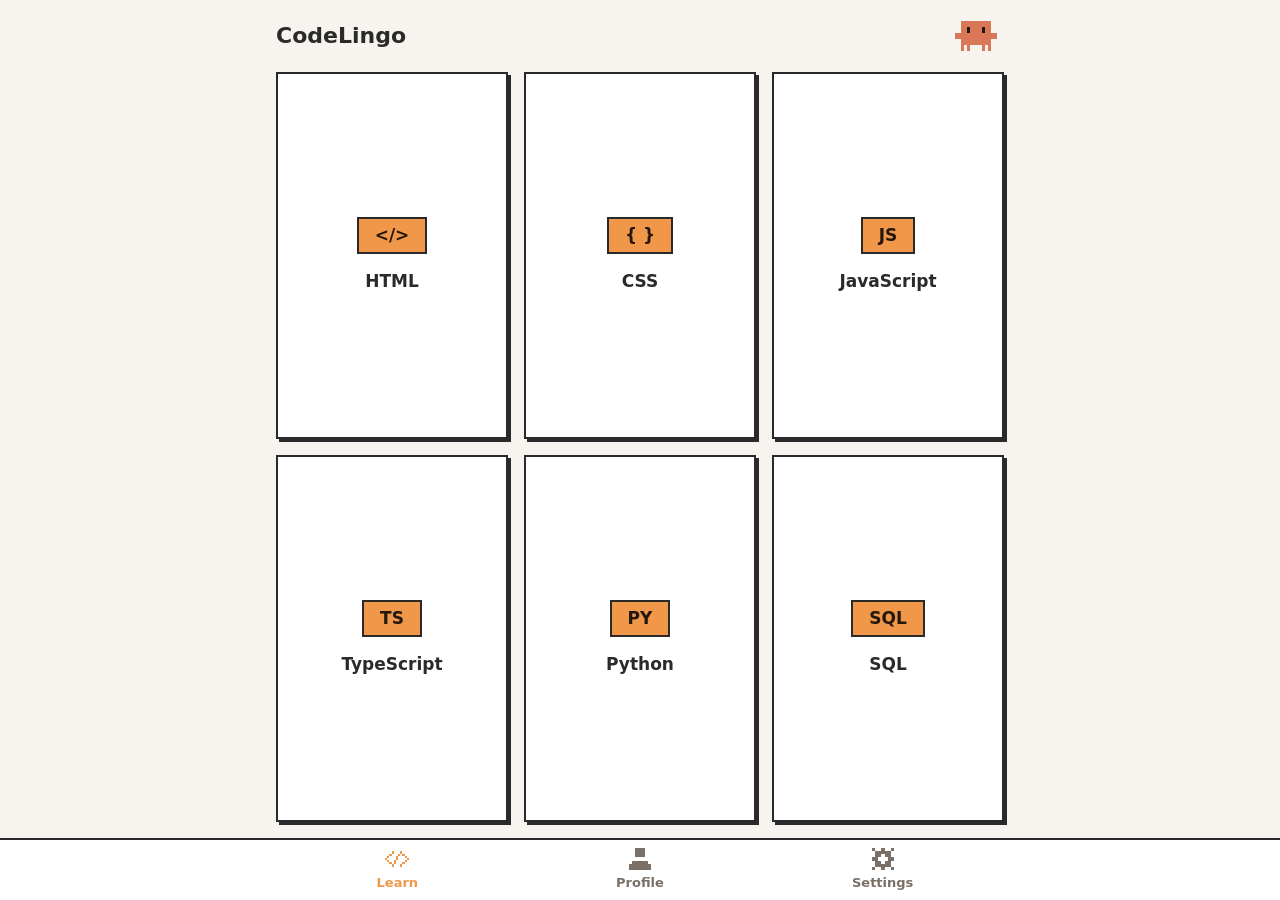
<file: codelingo/index.html>
<!doctype html>
<html lang="en">
<head>
  <meta charset="utf-8">
  <meta name="viewport" content="width=device-width, initial-scale=1, viewport-fit=cover">
  <meta name="theme-color" content="#F7F4EF">
  <meta name="apple-mobile-web-app-capable" content="yes">
  <meta name="mobile-web-app-capable" content="yes">
  <meta name="apple-mobile-web-app-status-bar-style" content="black-translucent">
  <meta name="apple-mobile-web-app-title" content="CodeLingo">
  <meta name="format-detection" content="telephone=no">
  <title>CodeLingo</title>
  <link rel="apple-touch-icon" href="icons/icon-180.png">
  <link rel="icon" type="image/png" href="icons/icon-192.png">
  <link rel="manifest" href="manifest.webmanifest">
  <link rel="stylesheet" href="style.css">
</head>
<body>
  <main id="screen" class="screen"></main>
  <nav id="tabbar" class="tabbar"></nav>

  <section id="lesson" class="lesson" hidden>
    <div class="ltop">
      <button class="x" data-act="quit" aria-label="Close">
        <svg class="pix" viewBox="0 0 8 8" shape-rendering="crispEdges" aria-hidden="true"><rect x="0" y="0" width="2" height="1"/><rect x="6" y="0" width="2" height="1"/><rect x="0" y="1" width="3" height="1"/><rect x="5" y="1" width="3" height="1"/><rect x="1" y="2" width="6" height="1"/><rect x="2" y="3" width="4" height="2"/><rect x="1" y="5" width="6" height="1"/><rect x="0" y="6" width="3" height="1"/><rect x="5" y="6" width="3" height="1"/><rect x="0" y="7" width="2" height="1"/><rect x="6" y="7" width="2" height="1"/></svg>
      </button>
      <div id="bar" class="bar"><i></i></div>
      <button id="lmascot" class="mascot-btn" data-act="mascot" aria-label="Hint"></button>
    </div>
    <div id="lessonBody" class="lbody"></div>
    <div id="sheet" class="sheet" hidden></div>
    <div class="lfoot"><button id="checkBtn" class="btn" data-act="check" disabled>Check</button></div>
    <div id="kbd" class="kbd" role="group" aria-label="Keyboard" hidden></div>
    <div id="edlive" class="sr-only" aria-live="polite"></div>
  </section>

  <div id="glow" class="glow"></div>
  <div id="bigicon" class="bigicon"></div>
  <div id="bubble" class="bubble" hidden></div>
  <div id="toast" class="toast" hidden></div>

  <script src="i18n.js"></script>
  <script src="courses/_core.js"></script>
  <script src="courses/html.js"></script>
  <script src="courses/css.js"></script>
  <script src="courses/js.js"></script>
  <script src="courses/ts.js"></script>
  <script src="courses/py.js"></script>
  <script src="courses/sql.js"></script>
  <script src="courses/teach-html.js"></script>
  <script src="courses/teach-css.js"></script>
  <script src="courses/teach-js.js"></script>
  <script src="courses/teach-ts.js"></script>
  <script src="courses/teach-py.js"></script>
  <script src="courses/teach-sql.js"></script>
  <script src="music.js"></script>
  <script src="app.js"></script>
</body>
</html>
</file>
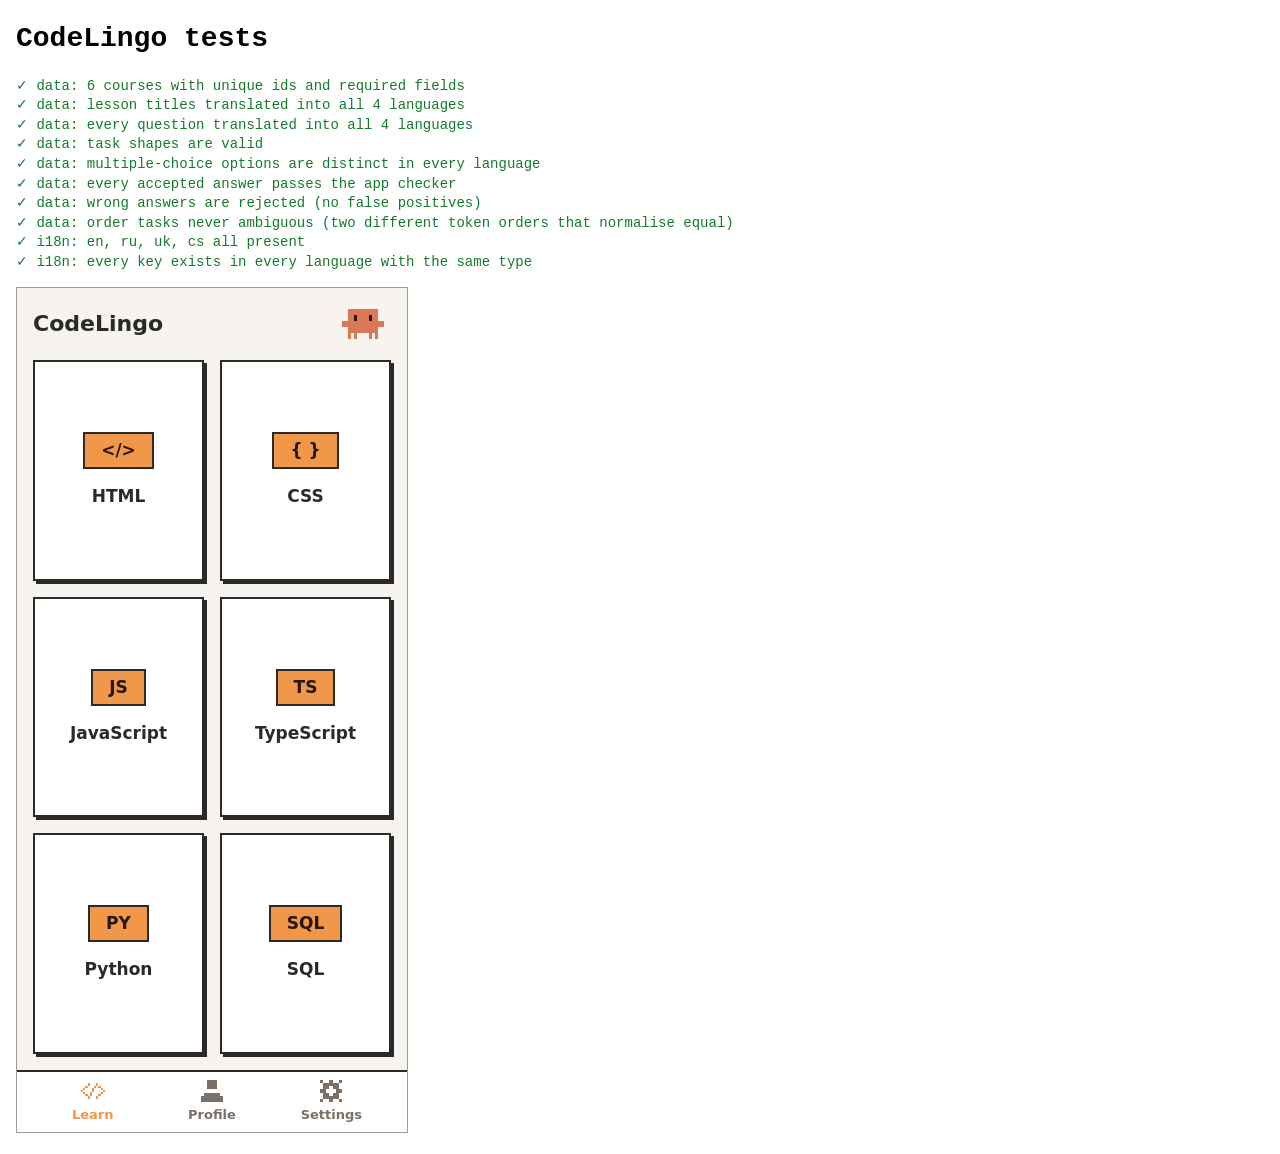
<file: codelingo/tests/runner.html>
<!doctype html>
<html lang="en">
<head>
  <meta charset="utf-8">
  <title>CodeLingo tests</title>
  <style>
    body { font: 14px/1.4 ui-monospace, Menlo, monospace; margin: 16px; }
    .ok { color: #157a2c; } .bad { color: #b3261e; } .skip { color: #8a6d00; }
    iframe { width: 390px; height: 844px; border: 1px solid #999; }
  </style>
</head>
<body>
  <h1>CodeLingo tests</h1>
  <pre id="log"></pre>
  <div id="result" data-status="RUNNING"></div>
  <!-- App data: loaded the same way the app loads it -->
  <script src="../i18n.js"></script>
  <script src="../courses/_core.js"></script>
  <script src="../courses/html.js"></script>
  <script src="../courses/css.js"></script>
  <script src="../courses/js.js"></script>
  <script src="../courses/ts.js"></script>
  <script src="../courses/py.js"></script>
  <script src="../courses/sql.js"></script>
  <!-- Teach cards (L1); a missing file only means "no cards" for that course -->
  <script src="../courses/teach-html.js"></script>
  <script src="../courses/teach-css.js"></script>
  <script src="../courses/teach-js.js"></script>
  <script src="../courses/teach-ts.js"></script>
  <script src="../courses/teach-py.js"></script>
  <script src="../courses/teach-sql.js"></script>
  <script src="harness.js"></script>
  <script src="test-data.js"></script>
  <script src="test-i18n.js"></script>
  <script src="test-files.js"></script>
  <script src="test-app.js"></script>
  <script src="test-edge.js"></script>
  <script src="test-layout.js"></script>
  <script src="test-modal.js"></script>
  <script src="test-kbd.js"></script>
  <script src="test-kbd-edge.js"></script>
  <script src="test-teach.js"></script>
  <script>T.run();</script>
</body>
</html>
</file>
<file: codelingo/style.css>
:root {
  --bg: #F7F4EF;
  --surface: #FFFFFF;
  --ink: #2A2A2A;
  --muted: #7A7067;
  --line: #2A2A2A;
  --accent: #F09749;
  --accent-ink: #24170B;
  --on-accent: #FFFFFF; /* text on ok/bad/danger fills */
  --ok: #2E9E4F;
  --bad: #E0483E;
  --mid: #E2A600; /* lesson accuracy 60-89% (profile segments) */
  --ok-bg: #E3F4E8;
  --bad-bg: #FBE4E2;
  --mascot: #D97757;
  --eye: #24170B;
  --code-bg: #EFE9E1;
  --scrim: rgba(42, 42, 42, .5); /* modal backdrop */
  --code-size: 15px; /* fixed (R9); inputs use max(16px, ...) */
  --shadow: 3px 3px 0 var(--line); /* the only shadow of interactive cards and buttons (R10) */
  --gap: 16px; /* screen padding, card gap, card padding (R10) */
  --section: 24px; /* gap between sections (R10) */
  --mono: ui-monospace, "SF Mono", Menlo, Consolas, monospace;
  --sans: system-ui, -apple-system, "Segoe UI", Roboto, Arial, sans-serif;
  --fs-title: 22px;
  --fs-body: 17px;
  --fs-caption: 13px;
  --lh-body: 24px; /* 17px text on the 8px grid (R10) */
  --col: 560px; /* content column; wider from 700px */
  color-scheme: light;
}
@media (prefers-color-scheme: dark) {
  :root:not([data-theme="light"]) {
    --bg: #17110B; --surface: #24170B; --ink: #F7F4EF; --muted: #B5A99C; --line: #F7F4EF;
    --code-bg: #2E2015; --ok-bg: #173521; --bad-bg: #3F1A19; --eye: #17110B; --ok: #3DBE63; --bad: #F0605A; --mid: #F2C230; --on-accent: #FFFFFF; --scrim: rgba(0, 0, 0, .6);
      color-scheme: dark;
  }
}
:root[data-theme="dark"] {
  --bg: #17110B; --surface: #24170B; --ink: #F7F4EF; --muted: #B5A99C; --line: #F7F4EF;
  --code-bg: #2E2015; --ok-bg: #173521; --bad-bg: #3F1A19; --eye: #17110B; --ok: #3DBE63; --bad: #F0605A; --mid: #F2C230; --on-accent: #FFFFFF; --scrim: rgba(0, 0, 0, .6);
    color-scheme: dark;
}

* { box-sizing: border-box; margin: 0; padding: 0; }
.sr-only { position: absolute; width: 1px; height: 1px; padding: 0; margin: -1px; overflow: hidden; clip: rect(0 0 0 0); clip-path: inset(50%); white-space: nowrap; border: 0; }
/* App shell (R8): the document never scrolls; only #screen does. The body is pinned to the screen
   edges (fixed, inset 0) and the tab bar is the last row of its flex column, so it stays at the
   bottom whatever the content length. No viewport-height units: in iOS standalone with
   viewport-fit=cover they are computed without the status bar at launch and leave a band. */
html, body { height: 100%; overflow: hidden; }
/* R12: no tap highlight and no long-press callout anywhere in the UI. */
html { -webkit-tap-highlight-color: transparent; -webkit-touch-callout: none; }
body {
  position: fixed; inset: 0; display: flex; flex-direction: column;
  background: var(--bg); color: var(--ink);
  font: 400 var(--fs-body)/1.4 var(--sans);
  -webkit-text-size-adjust: 100%;
  overscroll-behavior: none;
}
h1, h2, h3, b, strong { font-weight: 600; }
button { font: inherit; color: inherit; background: none; border: 0; cursor: pointer; touch-action: manipulation; }
/* R12: UI chrome is not selectable (no selection loupe); code blocks stay selectable. */
button, .card, .course, .lesson-item, .opt, .tok, .kbd, .key, .ed, .tabbar, .tab, .segbar, .week, .bar,
header.top, .course-head, .ltop, h1, h2, h3, .badge, .modal { -webkit-user-select: none; user-select: none; }
pre.code, pre.code * { -webkit-user-select: text; user-select: text; -webkit-touch-callout: default; }
/* Monospace only inside code (R9). */
code, pre, .mono, .tok, .write, .fill, .opt.mono { font-family: var(--mono); }
svg.pix rect { fill: currentColor; }
.ic { width: 18px; height: 18px; display: block; }
.ic.ok { color: var(--ok); }

/* ---------- Main screens ---------- */
.screen {
  flex: 1; min-height: 0; width: 100%; overflow-y: auto; overscroll-behavior: contain; -webkit-overflow-scrolling: touch;
  padding-top: calc(env(safe-area-inset-top) + 8px); padding-bottom: var(--gap);
  padding-left: max(var(--gap), env(safe-area-inset-left), calc((100% - var(--col)) / 2 + var(--gap)));
  padding-right: max(var(--gap), env(safe-area-inset-right), calc((100% - var(--col)) / 2 + var(--gap)));
}
/* Learn: the course grid fills the rest of the content height, no empty band (R10). */
.screen[data-view="learn"] { display: flex; flex-direction: column; }
body.in-lesson .screen, body.in-lesson .tabbar { display: none; }
header.top { display: flex; align-items: center; justify-content: space-between; gap: 16px; min-height: 56px; margin-bottom: 8px; }
h1 { font-size: var(--fs-title); }
.back { display: flex; align-items: center; gap: 8px; font-weight: 600; min-height: 44px; min-width: 44px; padding: 0 16px 0 0; }
.back .ic { width: 10px; }

.mascot-btn { width: 56px; height: 44px; display: grid; place-items: center; flex: none; }
.mascot { width: 42px; height: 30px; display: block; }
.mascot .mb { fill: var(--mascot); }
.mascot .me { fill: var(--eye); animation: blink 5s steps(1) infinite; }
.mascot.big { width: 140px; height: 100px; }
@keyframes blink { 0%, 93%, 100% { fill: var(--eye); } 94%, 96% { fill: var(--mascot); } }
.happy { animation: hop .45s steps(3); }
.sad { animation: shake .4s steps(4); }
.jump { animation: hop .6s steps(3) 3; }
@keyframes hop { 0%, 100% { transform: translateY(0); } 50% { transform: translateY(-8px); } }
@keyframes shake { 0%, 100% { transform: translateX(0); } 25% { transform: translateX(-4px); } 75% { transform: translateX(4px); } }

.card { display: block; width: 100%; text-align: center; background: var(--surface); border: 2px solid var(--line); box-shadow: var(--shadow); padding: var(--gap); }
button.card:active:not(:disabled) { transform: translate(3px, 3px); box-shadow: none; }
.grid { flex: 1 0 auto; display: grid; grid-template-columns: repeat(2, minmax(0, 1fr)); grid-auto-rows: minmax(96px, 1fr); gap: var(--gap); }
.course { position: relative; display: flex; flex-direction: column; align-items: center; justify-content: center; gap: 16px; }
.cname { font-weight: 600; overflow-wrap: normal; word-break: keep-all; hyphens: none; }
.cdone { position: absolute; top: 8px; right: 8px; width: 16px; height: 16px; }
/* One badge role (R9): the same 17/600 and padding on the Learn tile and in the course header, at every width.
   22px does not fit "JavaScript" in a 320px tile with the R10 16px card padding. */
.badge { display: inline-block; background: var(--accent); color: var(--accent-ink); font: 600 var(--fs-body)/1 var(--sans); padding: 8px 16px; border: 2px solid var(--line); }
.bar { height: 16px; border: 2px solid var(--line); background: var(--bg); overflow: hidden; }
.bar i { display: block; height: 100%; width: 0; background: var(--accent); transition: width .3s steps(5); }

/* Course: the percent looks exactly like the course name (R9). */
.course-head { display: flex; align-items: center; gap: 8px; margin-bottom: var(--section); }
.course-head h1, .course-head h2, .course-head .kpct { font-size: var(--fs-title); font-weight: 600; color: var(--ink); line-height: 1.4; }
.course-head .kpct { margin-left: auto; flex: none; }
.list { display: grid; grid-auto-rows: 1fr; gap: var(--gap); } /* every lesson row as tall as the tallest */
.lesson-item { position: relative; display: flex; align-items: center; justify-content: space-between; gap: var(--gap); min-height: 64px; text-align: left; }
.lt { flex: 1; font-weight: 600; }
.st { flex: none; display: grid; place-items: center; min-width: 24px; }
.go { background: var(--accent); color: var(--accent-ink); border: 2px solid var(--line); font: 600 var(--fs-caption)/1 var(--sans); padding: 8px; }
.lesson-item.locked { box-shadow: none; color: var(--muted); border-color: var(--muted); }
.lesson-item.locked .st { color: var(--muted); }
/* L5: secondary full-width button under the course header (fits 320px in every language). */
.guide-btn { margin-bottom: var(--section); }

/* ---------- Teach cards (L1) and the course Guide (L5) ---------- */
.knew { font-size: var(--fs-caption); color: var(--muted); margin-bottom: 8px; }
.kt { font-size: var(--fs-body); font-weight: 600; line-height: var(--lh-body); margin-bottom: 8px; overflow-wrap: anywhere; }
.kx { font-size: var(--fs-body); font-weight: 400; line-height: var(--lh-body); margin-bottom: var(--gap); overflow-wrap: anywhere; }
/* A teach card is centred in the free height of the lesson body; auto margins collapse to 0 when it is
   taller, so it then scrolls from the top instead of being clipped. */
.lbody.center { display: flex; flex-direction: column; }
.lbody.center .teach { margin: auto 0; }
.teach pre.code { margin-bottom: 0; }
/* The item heading gets focus only for screen readers (a11y); no focus ring on static text. */
[data-focus="item"]:focus { outline: none; }
.guide { display: grid; grid-template-columns: minmax(0, 1fr); gap: var(--section); }
.gles { display: grid; grid-template-columns: minmax(0, 1fr); gap: var(--gap); }
.glt { font-size: var(--fs-body); font-weight: 600; line-height: var(--lh-body); }
/* Static blocks: border like .card, no shadow (not buttons, R10). */
.gcard { background: var(--surface); border: 2px solid var(--line); padding: var(--gap); min-width: 0; }
.gcard pre.code { margin-bottom: 0; }
.gempty { color: var(--muted); }

/* ---------- Tab bar ---------- */
.tabbar {
  flex: none; display: grid; grid-template-columns: repeat(3, minmax(0, 1fr)); background: var(--surface); border-top: 2px solid var(--line);
  padding-bottom: env(safe-area-inset-bottom);
  /* same centred column as the content of .screen */
  padding-left: max(var(--gap), env(safe-area-inset-left), calc((100% - var(--col)) / 2 + var(--gap)));
  padding-right: max(var(--gap), env(safe-area-inset-right), calc((100% - var(--col)) / 2 + var(--gap)));
}
.tab { display: flex; flex-direction: column; align-items: center; gap: 4px; padding: 8px 0; font-size: var(--fs-caption); font-weight: 600; color: var(--muted); }
.tab svg { width: 24px; height: 22px; }
.tab.on { color: var(--accent); }

/* ---------- Profile ---------- */
.small { font-size: var(--fs-caption); color: var(--muted); }
.week { display: flex; gap: 8px; }
.week span { flex: 1; text-align: center; font-size: var(--fs-caption); color: var(--muted); }
.week i { display: block; height: 16px; border: 2px solid var(--line); margin-bottom: 4px; }
.week i.on { background: var(--accent); }
/* One static block per course (screen 4): border like .card, no shadow (not a button). */
.klist { display: grid; grid-template-columns: minmax(0, 1fr); grid-auto-rows: 1fr; gap: var(--gap); margin-top: var(--section); } /* equal block heights, even if a long caption wraps */
.krow { background: var(--surface); border: 2px solid var(--line); padding: var(--gap); }
.krow .course-head { margin-bottom: 0; }
/* Always two caption lines (lessons, accuracy), so every block has the same height; 13px, never smaller. */
.kstat { display: grid; grid-template-columns: minmax(0, 1fr); row-gap: 4px; justify-items: start; margin-top: 8px; font-size: var(--fs-caption); color: var(--muted); overflow-wrap: anywhere; }
.segbar { display: grid; grid-template-columns: repeat(10, minmax(0, 1fr)); gap: 4px; margin-top: 8px; }
.segbar i { display: block; height: 16px; border: 2px solid var(--line); }
.segbar i.ok { background: var(--ok); }
.segbar i.mid { background: var(--mid); }
.segbar i.bad { background: var(--bad); }

/* ---------- Settings ---------- */
.set { display: flex; align-items: center; justify-content: space-between; gap: var(--gap); padding: 8px 0; }
.btn.val { width: auto; min-width: 144px; min-height: 48px; padding: 0 var(--gap); white-space: nowrap; }
.sw { position: relative; display: inline-block; flex: none; padding: 8px 0; } /* 28px track + padding = 44px tap target */
.sw input { position: absolute; inset: 0; opacity: 0; width: 100%; height: 100%; margin: 0; }
.sw i { display: block; width: 52px; height: 28px; border: 2px solid var(--line); background: var(--bg); position: relative; }
.sw i::after { content: ""; position: absolute; top: 3px; left: 3px; width: 18px; height: 18px; background: var(--line); }
.sw input:checked + i { background: var(--accent); }
.sw input:checked + i::after { left: 27px; background: var(--accent-ink); }
.stack { display: flex; flex-direction: column; gap: var(--gap); margin-top: var(--section); }
.about { color: var(--muted); font-size: var(--fs-caption); text-align: center; margin: var(--section) 0 8px; }

/* ---------- Buttons ---------- */
.btn { display: block; width: 100%; min-height: 52px; padding: 0 var(--gap); text-align: center; font-weight: 600; border: 2px solid var(--line); box-shadow: var(--shadow); background: var(--accent); color: var(--accent-ink); }
.btn:disabled { opacity: .4; box-shadow: none; }
.btn:active:not(:disabled) { transform: translate(3px, 3px); box-shadow: none; }
.btn.ok { background: var(--ok); color: var(--on-accent); }
.btn.bad { background: var(--bad); color: var(--on-accent); }
.btn.ghost { background: var(--surface); color: var(--ink); }
.btn.danger { background: var(--bad); color: var(--on-accent); }
#checkBtn { text-transform: uppercase; } /* the only all-caps text in the app (R9) */

/* ---------- Lesson ---------- */
/* Pinned to the edges like the shell (R8); JS sets a height only while the keyboard is up. */
.lesson { position: fixed; inset: 0; z-index: 20; display: flex; flex-direction: column; background: var(--bg); padding-top: env(safe-area-inset-top); }
.lesson[hidden] { display: none; }
.ltop { display: flex; align-items: center; gap: 8px; padding: 8px 8px 8px 16px; max-width: 560px; width: 100%; margin: 0 auto; }
.ltop .bar { flex: 1; height: 14px; }
.x { width: 44px; height: 44px; display: grid; place-items: center; flex: none; }
.x svg { width: 16px; height: 16px; }
.lbody { flex: 1; overflow-y: auto; -webkit-overflow-scrolling: touch; padding: 8px 16px 16px; max-width: 560px; width: 100%; margin: 0 auto; }
.q { font-weight: 600; line-height: var(--lh-body); margin: 0 0 16px; }
pre.code { background: var(--code-bg); border: 2px solid var(--line); padding: 16px; overflow-x: auto; font-size: var(--code-size); line-height: 1.55; margin-bottom: 16px; white-space: pre; }
.opts { display: flex; flex-direction: column; gap: 16px; }
.opts.locked { pointer-events: none; }
.opt { min-height: 48px; padding: 8px 16px; text-align: center; border: 2px solid var(--line); background: var(--surface); box-shadow: var(--shadow); }
.opt.mono { font-size: var(--code-size); }
.opt.sel { background: var(--accent); color: var(--accent-ink); }
.opt:disabled { opacity: .3; text-decoration: line-through; box-shadow: none; }
.opt.right { background: var(--ok); color: var(--on-accent); border-color: var(--ok); }
.opt.wrong { background: var(--bad); color: var(--on-accent); border-color: var(--bad); }
.opt:active { transform: translate(3px, 3px); box-shadow: none; }

/* ---------- Custom editor (R13): not focusable, text lives in state; the caret is drawn ---------- */
pre.code.has-fill { cursor: text; } /* the whole block is the tap target of the blank */
.fill { display: inline-block; font: inherit; font-size: max(16px, var(--code-size)); color: var(--ink); background: var(--surface); border-bottom: 3px solid var(--accent); padding: 1px 4px; vertical-align: baseline; white-space: pre; cursor: text; }
.write { display: block; width: 100%; min-height: 140px; font-size: max(16px, var(--code-size)); line-height: 1.5; color: var(--ink); background: var(--surface); border: 2px solid var(--line); padding: 16px; white-space: pre-wrap; overflow-wrap: anywhere; tab-size: 2; cursor: text; }
.write[aria-readonly="false"] { border-color: var(--accent); } /* active editor, like a focused field */
.ed .caret { display: inline-block; position: relative; width: 0; height: 1.2em; vertical-align: -.25em; pointer-events: none; }
.ed .caret::after { content: ""; position: absolute; top: 0; bottom: 0; left: -1px; width: 2px; background: var(--accent); animation: caret 1s steps(1) infinite; }
@keyframes caret { 50% { opacity: 0; } }
.ed .ph { color: var(--muted); pointer-events: none; }
.ed .eol { pointer-events: none; }
.lbody.grow { display: flex; flex-direction: column; } /* write task: the editor fills the free height */
.lbody.grow .write { flex: 1 0 auto; }

.slot { min-height: 64px; display: flex; flex-wrap: wrap; align-content: flex-start; gap: 8px; padding: 8px 0; border-bottom: 2px dashed var(--line); margin-bottom: 8px; }
.bank { display: flex; flex-wrap: wrap; gap: 8px; margin-top: 16px; }
.tok { padding: 8px 16px; font-size: var(--code-size); border: 2px solid var(--line); background: var(--surface); box-shadow: var(--shadow); }
.tok:active:not(:disabled) { transform: translate(3px, 3px); box-shadow: none; }
.tok:disabled { opacity: .15; box-shadow: none; }
.tok.hl { border-color: var(--accent); animation: hop .5s steps(3) 3; }

.sheet { padding: 16px 16px 8px; border-top: 2px solid var(--line); }
.sheet[hidden] { display: none; }
.sheet.ok { background: var(--ok-bg); color: var(--ok); }
.sheet.bad { background: var(--bad-bg); color: var(--bad); }
.sheet h3 { display: flex; align-items: center; gap: 8px; font-size: var(--fs-body); margin-bottom: 4px; }
.sheet h3 svg { width: 20px; height: 20px; }
.lfoot { padding: 16px 16px calc(16px + env(safe-area-inset-bottom)); }
.lfoot .btn { max-width: 528px; margin: 0 auto; }
.lesson.kbd-on .lfoot { padding: 8px 16px; } /* the keyboard below takes the home-indicator inset */

/* ---------- Keyboard (R13): docked under Check, keys stretch over the row ---------- */
.kbd { flex: none; display: flex; flex-direction: column; gap: 4px; background: var(--code-bg); border-top: 2px solid var(--line);
  padding: 8px max(4px, env(safe-area-inset-right)) calc(4px + env(safe-area-inset-bottom)) max(4px, env(safe-area-inset-left)); touch-action: none; }
.kbd[hidden] { display: none; }
.kr { display: flex; gap: 4px; width: 100%; max-width: 760px; margin: 0 auto; }
.key { flex: 1 1 0; min-width: 0; height: 44px; display: grid; place-items: center; padding: 0; background: var(--surface); color: var(--ink); border: 2px solid var(--line); box-shadow: var(--shadow); font: 400 var(--fs-body)/1 var(--sans); white-space: nowrap; overflow: hidden; }
.key.fn { flex-grow: 1.5; font-size: var(--fs-caption); font-weight: 600; }
.key.k-space { flex-grow: 4; }
/* Symbol layers: 8 keys in the bottom row (Backspace moved there); glyph keys and space give up width. */
.kbd:not([data-layer="abc"]) .kr:last-child :is(.k-left, .k-right, .k-enter, .k-bksp) { flex-grow: 1; }
.kbd:not([data-layer="abc"]) .kr:last-child .k-space { flex-grow: 2; }
.key.down, .key:active { transform: translate(3px, 3px); box-shadow: none; background: var(--accent); color: var(--accent-ink); }
.kbd[data-shift="1"] .k-shift { background: var(--accent); color: var(--accent-ink); } /* next letter upper case */
.kbd[data-shift="2"] .k-shift { background: var(--ink); color: var(--bg); text-decoration: underline; } /* caps lock */

/* Short screens (phone landscape): compact bars so the task and Check stay visible above the keyboard. */
@media (max-height: 500px) {
  .ltop { padding-top: 0; padding-bottom: 0; }
  .lesson.kbd-on .lfoot { padding: 4px 16px; }
  .lesson.kbd-on .lfoot .btn { min-height: 44px; }
  .kbd { padding-top: 4px; }
  .key { height: 42px; }
  .write { min-height: 96px; }
}
.finish { display: flex; flex-direction: column; align-items: center; gap: 24px; padding-top: 48px; text-align: center; }
.finish h2 { font-size: var(--fs-title); }

/* ---------- Feedback effects ---------- */
.glow { position: fixed; inset: 0; z-index: 40; pointer-events: none; opacity: 0; }
.glow.ok { box-shadow: inset 0 0 0 6px var(--ok), inset 0 0 60px var(--ok); animation: glow .9s ease-out; }
.glow.bad { box-shadow: inset 0 0 0 6px var(--bad), inset 0 0 60px var(--bad); animation: glow .9s ease-out; }
@keyframes glow { 0% { opacity: 0; } 15% { opacity: 1; } 100% { opacity: 0; } }
.bigicon { position: fixed; left: 50%; top: 38%; width: 96px; height: 96px; margin: -48px 0 0 -48px; z-index: 41; pointer-events: none; opacity: 0; }
.bigicon svg { width: 100%; height: 100%; display: block; }
.bigicon.ok { color: var(--ok); animation: pop .8s steps(6); }
.bigicon.bad { color: var(--bad); animation: pop .8s steps(6); }
@keyframes pop { 0% { opacity: 0; transform: scale(.4); } 20% { opacity: 1; transform: scale(1.1); } 75% { opacity: 1; transform: scale(1); } 100% { opacity: 0; } }

.bubble { position: fixed; z-index: 50; top: calc(env(safe-area-inset-top) + 60px); right: max(16px, env(safe-area-inset-right)); max-width: min(300px, calc(100vw - 32px)); background: var(--surface); border: 2px solid var(--line); padding: 8px 16px; }
/* In a lesson the bubble is moved into the lesson column right under .ltop, in the flow,
   so it never covers the question or the options (R7). */
.lesson .bubble { position: relative; z-index: auto; top: auto; right: auto; flex: none; width: min(528px, calc(100% - 32px)); max-width: none; margin: 0 auto 8px; padding: 8px 16px; background: var(--code-bg); border: 0; box-shadow: none; font-weight: 400; font-size: var(--fs-body); }
.lesson .bubble pre { background: var(--surface); }
.bubble::before { content: ""; position: absolute; top: -10px; right: 22px; width: 0; height: 0; border: 8px solid transparent; border-bottom-color: var(--line); border-top: 0; }
.lesson .bubble::before { top: -8px; right: 30px; border-bottom-color: var(--code-bg); } /* not a button: no frame, no shadow */
.bubble pre { margin-top: 8px; padding: 8px; background: var(--code-bg); font-size: var(--code-size); white-space: pre-wrap; word-break: break-word; }
.bubble[hidden], .toast[hidden] { display: none; }
/* --tabbar-h is measured from #tabbar in JS when the toast is shown. */
.toast { position: fixed; z-index: 60; left: max(16px, env(safe-area-inset-left)); right: max(16px, env(safe-area-inset-right)); bottom: calc(var(--tabbar-h, calc(64px + env(safe-area-inset-bottom))) + 16px); max-width: 528px; margin: 0 auto; background: var(--ink); color: var(--bg); padding: 16px; font-weight: 600; text-align: center; }

/* ---------- Modal (R12): in-app confirmation ---------- */
.modal { position: fixed; inset: 0; z-index: 70; display: flex; align-items: center; justify-content: center;
  padding: max(var(--gap), env(safe-area-inset-top)) max(var(--gap), env(safe-area-inset-right)) max(var(--gap), env(safe-area-inset-bottom)) max(var(--gap), env(safe-area-inset-left)); }
.mback { position: absolute; inset: 0; background: var(--scrim); }
/* Static container: border, no shadow; the buttons carry the one shadow (R10). */
.mbox { position: relative; width: 100%; max-width: 400px; background: var(--surface); color: var(--ink); border: 2px solid var(--line); padding: var(--gap); }
.mtitle { font-size: var(--fs-body); font-weight: 600; line-height: 1.4; margin-bottom: var(--section); overflow-wrap: anywhere; }
.mbtns { display: grid; grid-template-columns: repeat(2, minmax(0, 1fr)); gap: var(--gap); }
.mbtns .btn { padding: 0 8px; overflow-wrap: anywhere; }

/* ---------- Tablet / landscape: wider column, 3 course columns; the lesson stays 560px ---------- */
@media (min-width: 700px) {
  :root { --col: 760px; }
  .grid { grid-template-columns: repeat(3, minmax(0, 1fr)); }
}

[data-motion="off"] *, [data-motion="off"] *::before, [data-motion="off"] *::after { animation: none !important; transition: none !important; }
[data-motion="off"] .glow.ok, [data-motion="off"] .glow.bad, [data-motion="off"] .bigicon.ok, [data-motion="off"] .bigicon.bad { opacity: 0; }
</file>
